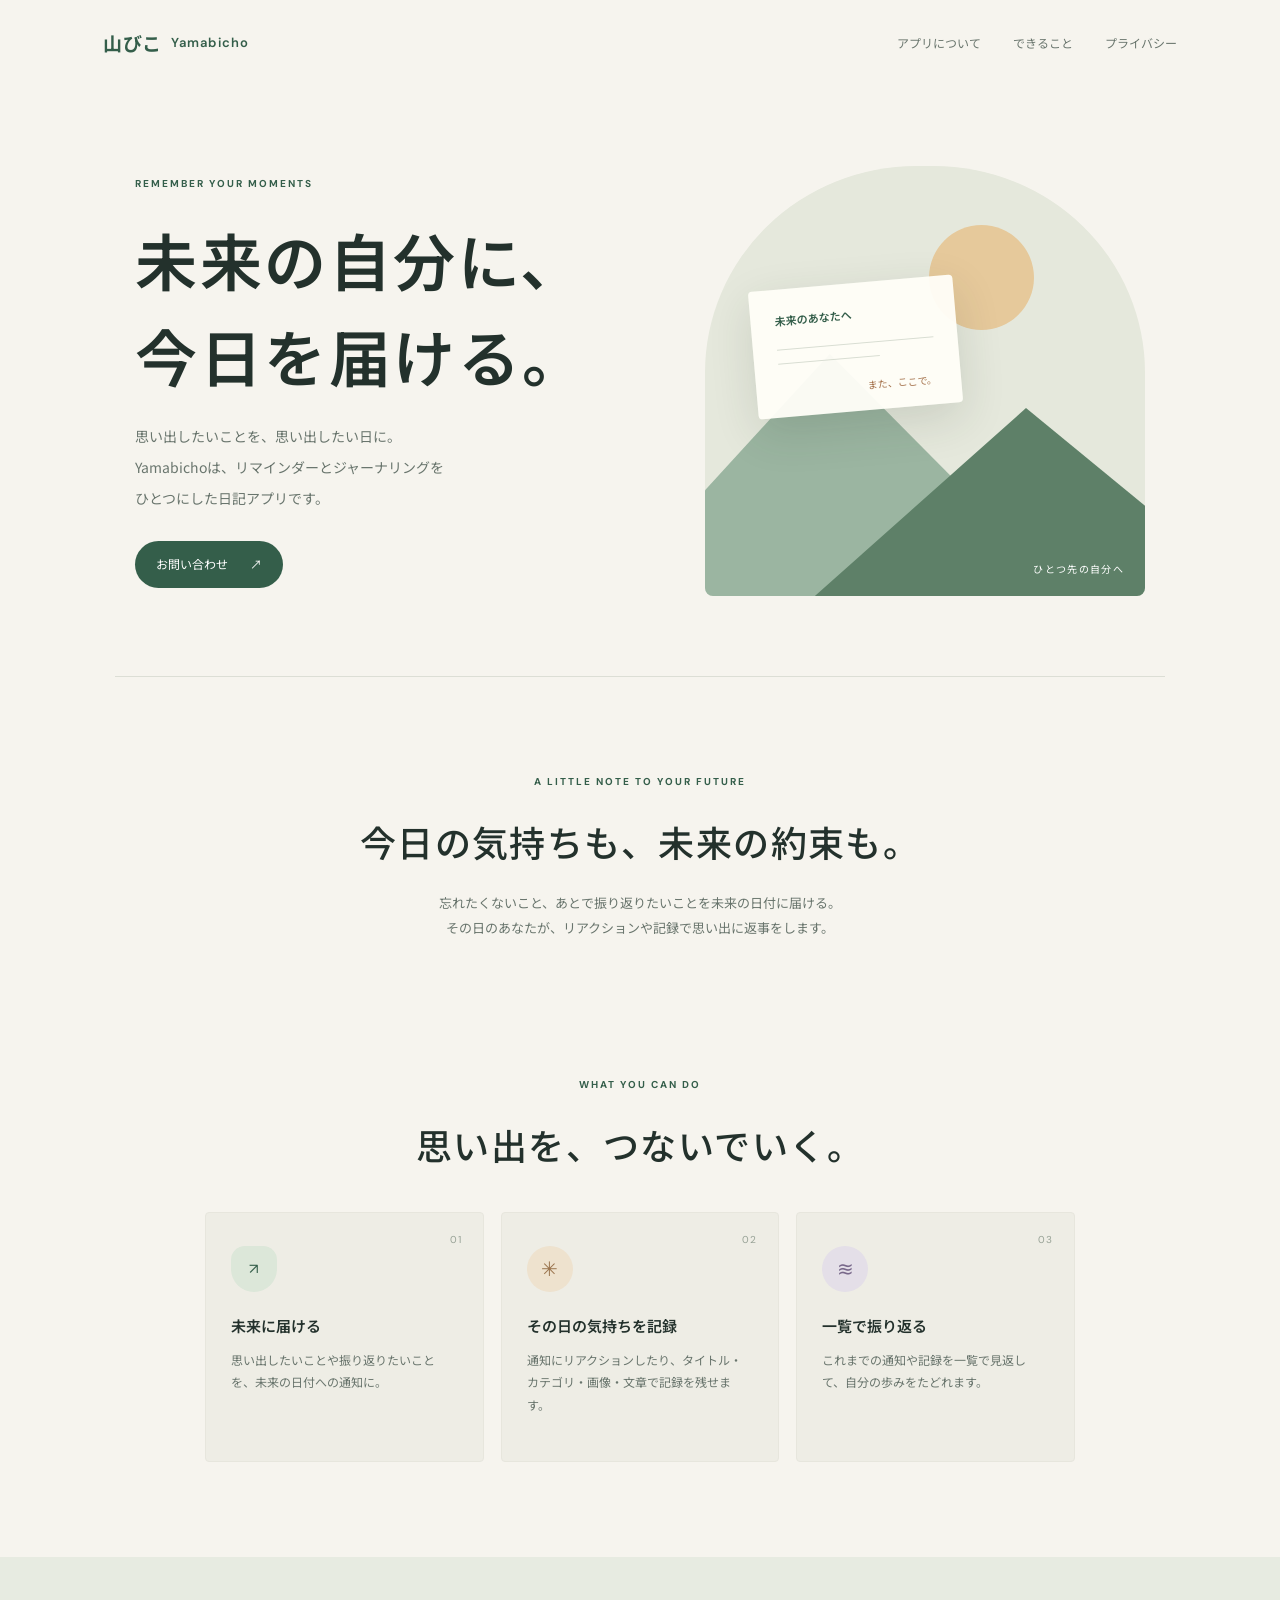
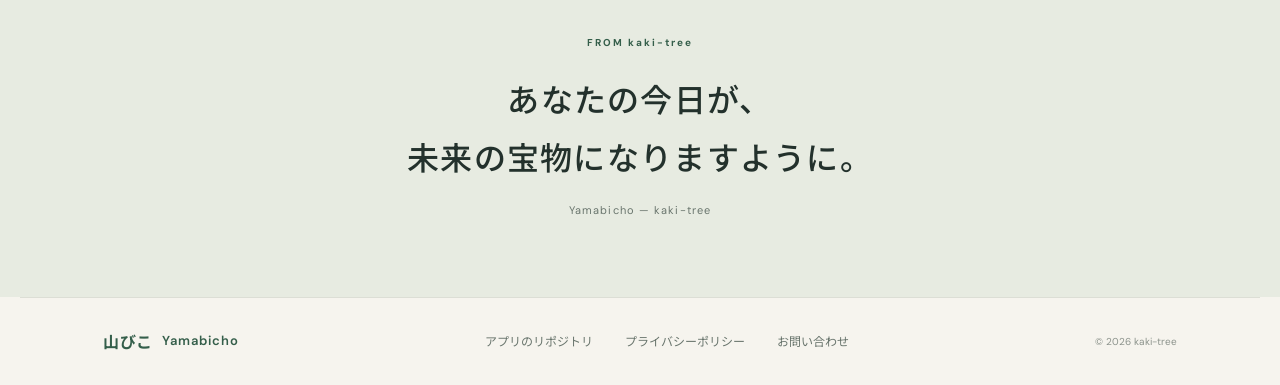
<file: index.html>
<!doctype html>
<html lang="ja">
<head>
  <meta charset="utf-8">
  <meta name="viewport" content="width=device-width, initial-scale=1">
  <meta name="theme-color" content="#f6f4ee">
  <meta name="description" content="Yamabichoは、未来の自分へのリマインダーと日々のジャーナリングをひとつにしたアプリです。">
  <meta name="google-site-verification" content="iqtJTtxWyLfvYxULZCeF5loKLw1sjF0bx6wOtaR5Gpc" />
  <title>Yamabicho — 未来の自分に、今日を届ける</title>
  <link rel="icon" type="image/png" href="mr-hikoyama.png">
  <link rel="stylesheet" href="style.css">
</head>
<body>
  <header class="site-header">
    <a class="wordmark" href="./" aria-label="Yamabicho ホーム">山びこ<span>Yamabicho</span></a>
    <nav aria-label="メインナビゲーション">
      <a href="#about">アプリについて</a>
      <a href="#features">できること</a>
      <a href="privacy.html">プライバシー</a>
    </nav>
  </header>

  <main>
    <section class="hero" id="about">
      <div class="hero-copy">
        <p class="eyebrow">REMEMBER YOUR MOMENTS</p>
        <h1>未来の自分に、<br>今日を届ける。</h1>
        <p class="hero-lead">思い出したいことを、思い出したい日に。<br>Yamabichoは、リマインダーとジャーナリングを<br class="desktop-break">ひとつにした日記アプリです。</p>
        <a class="button" href="mailto:yamabicho.support@gmail.com">お問い合わせ <span aria-hidden="true">↗</span></a>
      </div>
      <div class="hero-art" aria-hidden="true">
        <div class="sun"></div>
        <div class="mountain mountain-back"></div>
        <div class="mountain mountain-front"></div>
        <div class="note-card">
          <span class="note-date">未来のあなたへ</span>
          <span class="note-line"></span>
          <span class="note-line short"></span>
          <span class="note-stamp">また、ここで。</span>
        </div>
        <span class="art-caption">ひとつ先の自分へ</span>
      </div>
    </section>

    <section class="intro section-wrap">
      <p class="eyebrow">A LITTLE NOTE TO YOUR FUTURE</p>
      <h2>今日の気持ちも、<br class="mobile-break">未来の約束も。</h2>
      <p>忘れたくないこと、あとで振り返りたいことを未来の日付に届ける。<br class="desktop-break">その日のあなたが、リアクションや記録で思い出に返事をします。</p>
    </section>

    <section class="features section-wrap" id="features">
      <div class="section-heading">
        <p class="eyebrow">WHAT YOU CAN DO</p>
        <h2>思い出を、つないでいく。</h2>
      </div>
      <div class="feature-grid">
        <article class="feature-card">
          <span class="feature-number">01</span>
          <div class="feature-icon icon-bell" aria-hidden="true">↗</div>
          <h3>未来に届ける</h3>
          <p>思い出したいことや振り返りたいことを、未来の日付への通知に。</p>
        </article>
        <article class="feature-card">
          <span class="feature-number">02</span>
          <div class="feature-icon icon-journal" aria-hidden="true">✳</div>
          <h3>その日の気持ちを記録</h3>
          <p>通知にリアクションしたり、タイトル・カテゴリ・画像・文章で記録を残せます。</p>
        </article>
        <article class="feature-card">
          <span class="feature-number">03</span>
          <div class="feature-icon icon-list" aria-hidden="true">≋</div>
          <h3>一覧で振り返る</h3>
          <p>これまでの通知や記録を一覧で見返して、自分の歩みをたどれます。</p>
        </article>
      </div>
    </section>

    <section class="closing">
      <p class="eyebrow">FROM kaki-tree</p>
      <h2>あなたの今日が、<br>未来の宝物になりますように。</h2>
      <p>Yamabicho — kaki-tree</p>
    </section>
  </main>

  <footer class="site-footer">
    <a class="wordmark footer-mark" href="./">山びこ<span>Yamabicho</span></a>
    <div class="footer-links">
      <a href="https://github.com/kaki-tree/simple_reminder" target="_blank" rel="noopener noreferrer">アプリのリポジトリ</a>
      <a href="privacy.html">プライバシーポリシー</a>
      <a href="mailto:yamabicho.support@gmail.com">お問い合わせ</a>
    </div>
    <small>© 2026 kaki-tree</small>
  </footer>
</body>
</html>
</file>
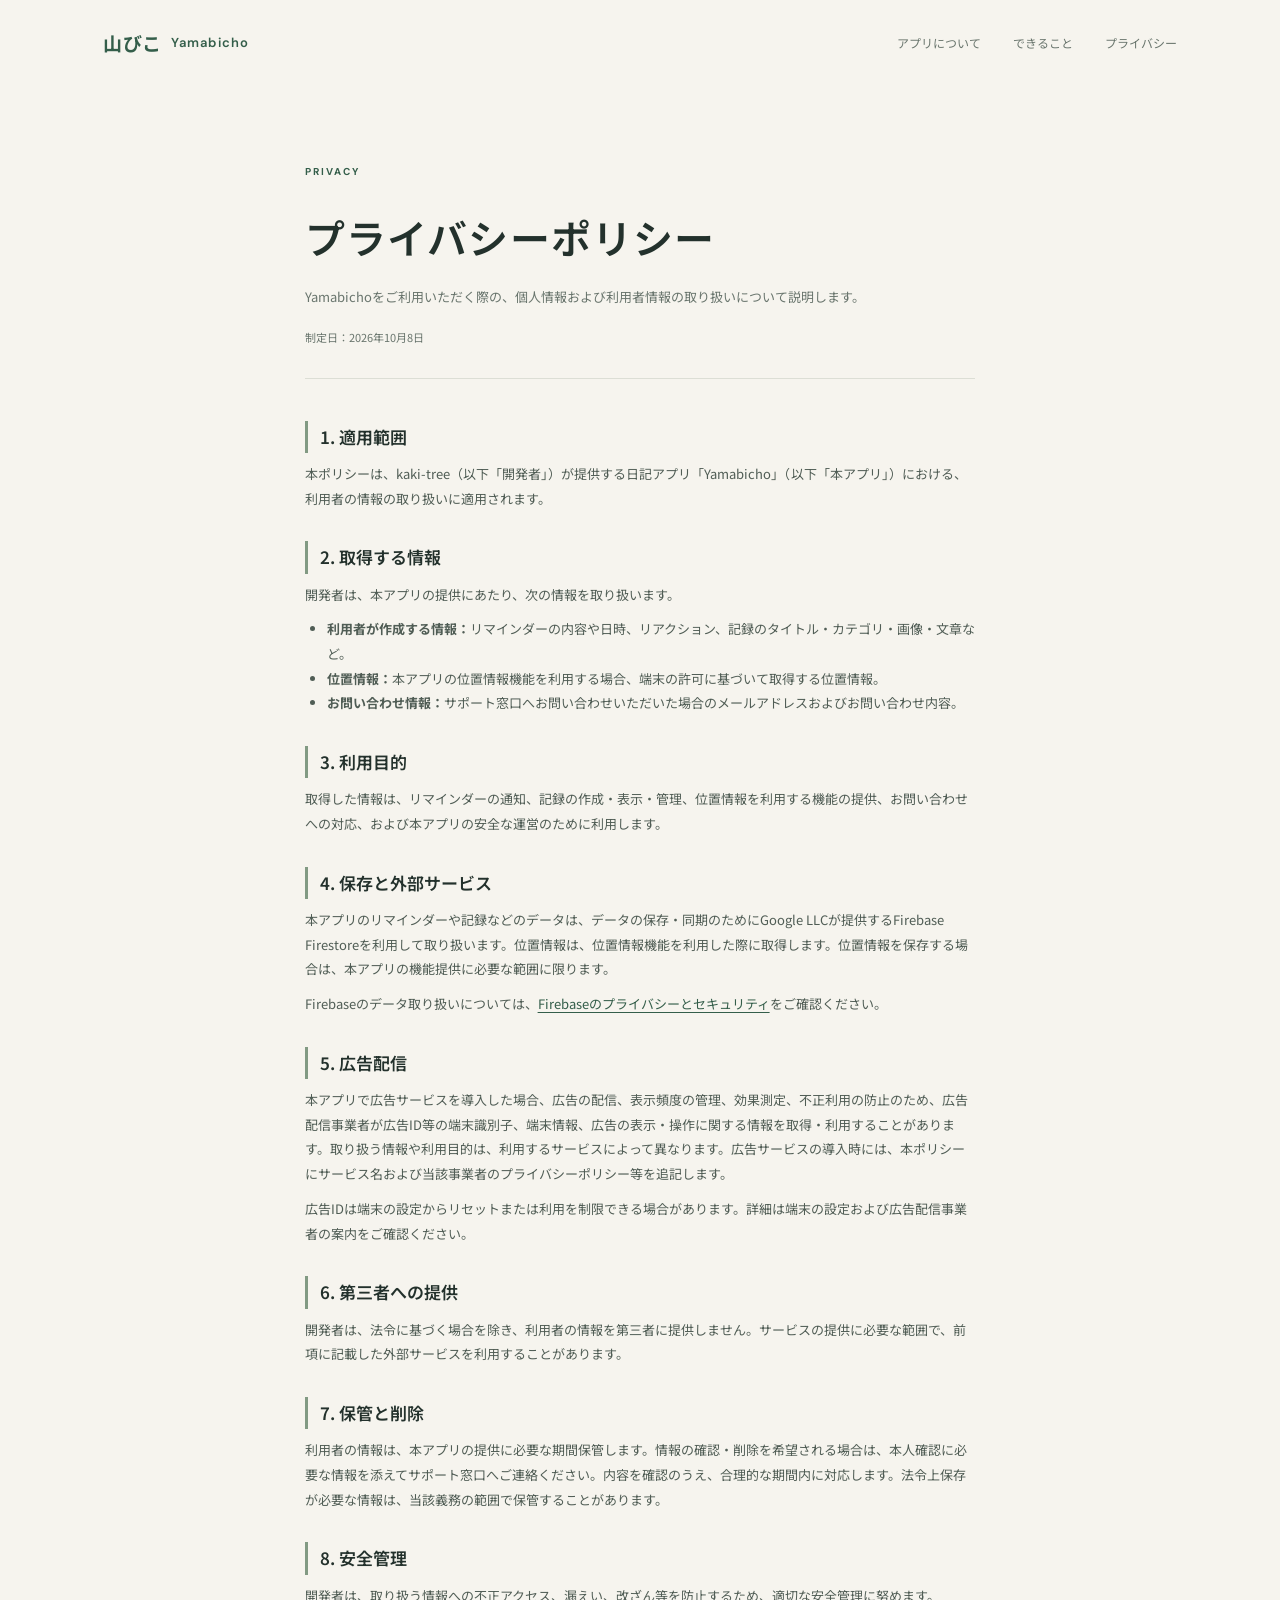
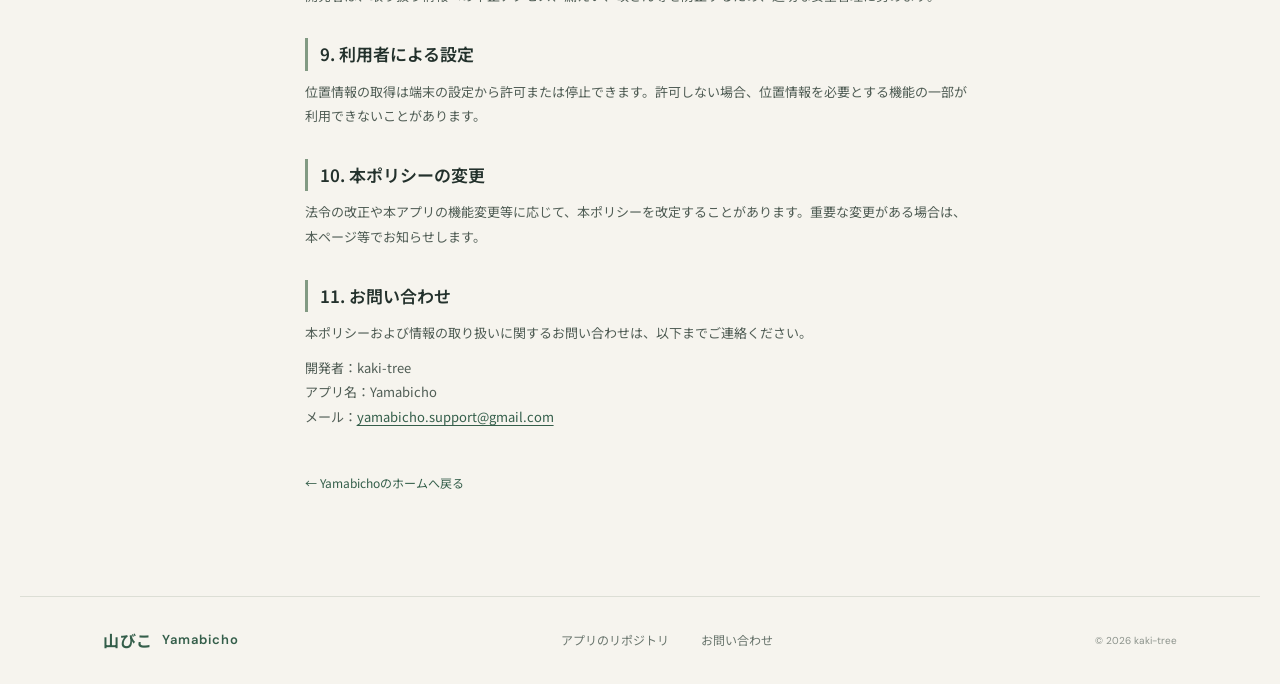
<file: privacy.html>
<!doctype html>
<html lang="ja">
<head>
  <meta charset="utf-8">
  <meta name="viewport" content="width=device-width, initial-scale=1">
  <meta name="theme-color" content="#f6f4ee">
  <meta name="description" content="Yamabichoのプライバシーポリシーです。">
  <title>プライバシーポリシー — Yamabicho</title>
  <link rel="icon" type="image/png" href="mr-hikoyama.png">
  <link rel="stylesheet" href="style.css">
</head>
<body>
  <header class="site-header">
    <a class="wordmark" href="./" aria-label="Yamabicho ホーム">山びこ<span>Yamabicho</span></a>
    <nav aria-label="メインナビゲーション">
      <a href="./#about">アプリについて</a>
      <a href="./#features">できること</a>
      <a href="privacy.html" aria-current="page">プライバシー</a>
    </nav>
  </header>

  <main class="policy-page">
    <div class="policy-heading">
      <p class="eyebrow">PRIVACY</p>
      <h1>プライバシーポリシー</h1>
      <p>Yamabichoをご利用いただく際の、個人情報および利用者情報の取り扱いについて説明します。</p>
      <p class="policy-date">制定日：2026年10月8日</p>
    </div>
    <article class="policy-content">
      <section>
        <h2>1. 適用範囲</h2>
        <p>本ポリシーは、kaki-tree（以下「開発者」）が提供する日記アプリ「Yamabicho」（以下「本アプリ」）における、利用者の情報の取り扱いに適用されます。</p>
      </section>
      <section>
        <h2>2. 取得する情報</h2>
        <p>開発者は、本アプリの提供にあたり、次の情報を取り扱います。</p>
        <ul>
          <li><strong>利用者が作成する情報：</strong>リマインダーの内容や日時、リアクション、記録のタイトル・カテゴリ・画像・文章など。</li>
          <li><strong>位置情報：</strong>本アプリの位置情報機能を利用する場合、端末の許可に基づいて取得する位置情報。</li>
          <li><strong>お問い合わせ情報：</strong>サポート窓口へお問い合わせいただいた場合のメールアドレスおよびお問い合わせ内容。</li>
        </ul>
      </section>
      <section>
        <h2>3. 利用目的</h2>
        <p>取得した情報は、リマインダーの通知、記録の作成・表示・管理、位置情報を利用する機能の提供、お問い合わせへの対応、および本アプリの安全な運営のために利用します。</p>
      </section>
      <section>
        <h2>4. 保存と外部サービス</h2>
        <p>本アプリのリマインダーや記録などのデータは、データの保存・同期のためにGoogle LLCが提供するFirebase Firestoreを利用して取り扱います。位置情報は、位置情報機能を利用した際に取得します。位置情報を保存する場合は、本アプリの機能提供に必要な範囲に限ります。</p>
        <p>Firebaseのデータ取り扱いについては、<a href="https://firebase.google.com/support/privacy" target="_blank" rel="noopener noreferrer">Firebaseのプライバシーとセキュリティ</a>をご確認ください。</p>
      </section>
      <section>
        <h2>5. 広告配信</h2>
        <p>本アプリで広告サービスを導入した場合、広告の配信、表示頻度の管理、効果測定、不正利用の防止のため、広告配信事業者が広告ID等の端末識別子、端末情報、広告の表示・操作に関する情報を取得・利用することがあります。取り扱う情報や利用目的は、利用するサービスによって異なります。広告サービスの導入時には、本ポリシーにサービス名および当該事業者のプライバシーポリシー等を追記します。</p>
        <p>広告IDは端末の設定からリセットまたは利用を制限できる場合があります。詳細は端末の設定および広告配信事業者の案内をご確認ください。</p>
      </section>
      <section>
        <h2>6. 第三者への提供</h2>
        <p>開発者は、法令に基づく場合を除き、利用者の情報を第三者に提供しません。サービスの提供に必要な範囲で、前項に記載した外部サービスを利用することがあります。</p>
      </section>
      <section>
        <h2>7. 保管と削除</h2>
        <p>利用者の情報は、本アプリの提供に必要な期間保管します。情報の確認・削除を希望される場合は、本人確認に必要な情報を添えてサポート窓口へご連絡ください。内容を確認のうえ、合理的な期間内に対応します。法令上保存が必要な情報は、当該義務の範囲で保管することがあります。</p>
      </section>
      <section>
        <h2>8. 安全管理</h2>
        <p>開発者は、取り扱う情報への不正アクセス、漏えい、改ざん等を防止するため、適切な安全管理に努めます。</p>
      </section>
      <section>
        <h2>9. 利用者による設定</h2>
        <p>位置情報の取得は端末の設定から許可または停止できます。許可しない場合、位置情報を必要とする機能の一部が利用できないことがあります。</p>
      </section>
      <section>
        <h2>10. 本ポリシーの変更</h2>
        <p>法令の改正や本アプリの機能変更等に応じて、本ポリシーを改定することがあります。重要な変更がある場合は、本ページ等でお知らせします。</p>
      </section>
      <section>
        <h2>11. お問い合わせ</h2>
        <p>本ポリシーおよび情報の取り扱いに関するお問い合わせは、以下までご連絡ください。</p>
        <p>開発者：kaki-tree<br>アプリ名：Yamabicho<br>メール：<a href="mailto:yamabicho.support@gmail.com">yamabicho.support@gmail.com</a></p>
      </section>
    </article>
    <a class="back-link" href="./">← Yamabichoのホームへ戻る</a>
  </main>

  <footer class="site-footer">
    <a class="wordmark footer-mark" href="./">山びこ<span>Yamabicho</span></a>
    <div class="footer-links">
      <a href="https://github.com/kaki-tree/simple_reminder" target="_blank" rel="noopener noreferrer">アプリのリポジトリ</a>
      <a href="mailto:yamabicho.support@gmail.com">お問い合わせ</a>
    </div>
    <small>© 2026 kaki-tree</small>
  </footer>
</body>
</html>
</file>
<file: style.css>
@import url("https://fonts.googleapis.com/css2?family=DM+Sans:wght@400;500;600;700&family=Noto+Sans+JP:wght@400;500;600;700&display=swap");

:root {
  color-scheme: light;
  --paper: #f6f4ee;
  --ink: #23312c;
  --muted: #69756d;
  --green: #345e4a;
  --light-green: #dce7d9;
  --line: #dcded5;
  --serif: "Noto Sans JP", sans-serif;
}

* {
  box-sizing: border-box;
}

html {
  scroll-behavior: smooth;
}

body {
  margin: 0;
  background: var(--paper);
  color: var(--ink);
  font-family: var(--serif);
  font-size: 15px;
  line-height: 1.9;
  -webkit-font-smoothing: antialiased;
}

a {
  color: inherit;
}

.site-header {
  align-items: center;
  display: flex;
  justify-content: space-between;
  margin: 0 auto;
  max-width: 1240px;
  padding: 25px 6.5%;
}

.wordmark {
  align-items: center;
  color: var(--green);
  display: inline-flex;
  font-size: 19px;
  font-weight: 700;
  gap: 10px;
  letter-spacing: .02em;
  text-decoration: none;
}

.wordmark span {
  font-family: "DM Sans", sans-serif;
  font-size: 13px;
  font-weight: 600;
  letter-spacing: .08em;
}

nav,
.footer-links {
  display: flex;
  gap: 32px;
}

nav a,
.footer-links a {
  color: var(--muted);
  font-size: 12px;
  text-decoration: none;
  transition: color .2s ease;
}

nav a:hover,
.footer-links a:hover {
  color: var(--green);
}

.hero {
  align-items: center;
  display: grid;
  gap: 5%;
  grid-template-columns: 1fr 1fr;
  margin: 0 auto;
  max-width: 1240px;
  min-height: 590px;
  overflow: hidden;
  padding: 54px 9%;
}

.eyebrow {
  color: var(--green);
  font-family: "DM Sans", sans-serif;
  font-size: 10px;
  font-weight: 700;
  letter-spacing: .2em;
  margin: 0 0 18px;
}

.hero h1 {
  font-size: clamp(38px, 5vw, 62px);
  font-weight: 600;
  letter-spacing: .04em;
  line-height: 1.55;
  margin: 0 0 18px;
}

.hero-lead {
  color: var(--muted);
  font-size: 14px;
  line-height: 2.2;
  margin: 0 0 28px;
}

.button {
  align-items: center;
  background: var(--green);
  border-radius: 30px;
  color: #fff;
  display: inline-flex;
  font-size: 12px;
  gap: 22px;
  padding: 12px 21px;
  text-decoration: none;
  transition: background .2s ease, transform .2s ease;
}

.button:hover {
  background: #244332;
  transform: translateY(-2px);
}

.hero-art {
  background: #e5e8dc;
  border-radius: 48% 48% 8px 8px;
  height: 430px;
  justify-self: end;
  max-width: 440px;
  overflow: hidden;
  position: relative;
  width: 100%;
}

.sun {
  background: #e6c99b;
  border-radius: 50%;
  height: 105px;
  left: 51%;
  position: absolute;
  top: 59px;
  width: 105px;
}

.mountain {
  bottom: 0;
  clip-path: polygon(0 100%, 48% 0, 100% 100%);
  height: 242px;
  position: absolute;
  width: 105%;
}

.mountain-back {
  background: #9bb5a1;
  left: -22%;
}

.mountain-front {
  background: #5e8068;
  height: 188px;
  left: 25%;
  width: 100%;
}

.note-card {
  background: rgba(255, 254, 248, .95);
  border-radius: 4px;
  box-shadow: 0 15px 45px #283b2c24;
  display: flex;
  flex-direction: column;
  left: 11%;
  padding: 21px 24px 16px;
  position: absolute;
  top: 117px;
  transform: rotate(-5deg);
  width: 205px;
}

.note-date {
  color: var(--green);
  font-size: 11px;
  font-weight: 600;
  margin-bottom: 18px;
}

.note-line {
  background: #d9ded3;
  height: 1px;
  margin-bottom: 13px;
  width: 100%;
}

.note-line.short {
  width: 65%;
}

.note-stamp {
  align-self: flex-end;
  color: #a4714b;
  font-size: 10px;
  margin-top: 5px;
}

.art-caption {
  bottom: 18px;
  color: #fff;
  font-size: 10px;
  letter-spacing: .13em;
  position: absolute;
  right: 21px;
}

.section-wrap {
  margin: 0 auto;
  max-width: 1050px;
  padding: 95px 7%;
}

.intro {
  border-top: 1px solid var(--line);
  text-align: center;
}

.intro h2,
.section-heading h2,
.closing h2 {
  font-size: clamp(25px, 3vw, 36px);
  font-weight: 500;
  letter-spacing: .04em;
  line-height: 1.8;
  margin: 0 0 17px;
}

.intro > p:last-child {
  color: var(--muted);
  font-size: 13px;
  margin: 0;
}

.features {
  padding-top: 40px;
}

.section-heading {
  margin-bottom: 35px;
  text-align: center;
}

.feature-grid {
  display: grid;
  gap: 17px;
  grid-template-columns: repeat(3, 1fr);
}

.feature-card {
  background: #eeede5;
  border: 1px solid #e7e6dd;
  border-radius: 4px;
  min-height: 250px;
  padding: 24px 25px;
  position: relative;
}

.feature-number {
  color: #96a195;
  font-family: "DM Sans", sans-serif;
  font-size: 10px;
  letter-spacing: .1em;
  position: absolute;
  right: 21px;
  top: 17px;
}

.feature-icon {
  align-items: center;
  background: var(--light-green);
  border-radius: 50%;
  color: var(--green);
  display: flex;
  font-family: "DM Sans", sans-serif;
  font-size: 20px;
  height: 46px;
  justify-content: center;
  margin: 9px 0 20px;
  width: 46px;
}

.icon-bell {
  border-radius: 14px 14px 50% 50%;
  font-size: 15px;
}

.icon-journal {
  background: #eee2ce;
  color: #9a744d;
}

.icon-list {
  background: #e4dfe8;
  color: #78688a;
}

.feature-card h3 {
  font-size: 15px;
  font-weight: 600;
  margin: 0 0 8px;
}

.feature-card p {
  color: var(--muted);
  font-size: 12px;
  line-height: 1.9;
  margin: 0;
}

.closing {
  background: #e7ebe1;
  padding: 76px 20px;
  text-align: center;
}

.closing h2 {
  font-size: clamp(24px, 3vw, 32px);
  margin-bottom: 15px;
}

.closing > p:last-child {
  color: var(--muted);
  font-family: "DM Sans", sans-serif;
  font-size: 11px;
  letter-spacing: .1em;
  margin: 0;
}

.site-footer {
  align-items: center;
  border-top: 1px solid var(--line);
  display: flex;
  gap: 25px;
  justify-content: space-between;
  margin: 0 auto;
  max-width: 1240px;
  padding: 28px 6.5%;
}

.footer-mark {
  font-size: 16px;
}

.site-footer small {
  color: #8b928b;
  font-family: "DM Sans", sans-serif;
  font-size: 10px;
}

.policy-page {
  margin: 0 auto;
  max-width: 850px;
  padding: 76px 7% 100px;
}

.policy-heading {
  border-bottom: 1px solid var(--line);
  margin-bottom: 42px;
  padding-bottom: 30px;
}

.policy-heading h1 {
  font-size: clamp(28px, 4vw, 40px);
  font-weight: 600;
  letter-spacing: .03em;
  margin: 0 0 10px;
}

.policy-heading > p:not(.eyebrow) {
  color: var(--muted);
  font-size: 13px;
  margin: 0;
}

.policy-heading .policy-date {
  font-size: 11px !important;
  margin-top: 17px !important;
}

.policy-content section {
  margin: 0 0 30px;
}

.policy-content h2 {
  border-left: 3px solid #829a83;
  font-size: 17px;
  font-weight: 600;
  margin: 0 0 9px;
  padding-left: 12px;
}

.policy-content p,
.policy-content li {
  color: #505d55;
  font-size: 13px;
}

.policy-content p {
  margin: 0 0 10px;
}

.policy-content ul {
  margin: 8px 0 0;
  padding-left: 1.5em;
}

.policy-content a {
  color: var(--green);
  text-underline-offset: 3px;
}

.back-link {
  color: var(--green);
  display: inline-block;
  font-size: 12px;
  margin-top: 12px;
  text-decoration: none;
}

.mobile-break {
  display: none;
}

@media (max-width: 720px) {
  .site-header {
    padding: 19px 6%;
  }

  .wordmark {
    font-size: 17px;
    gap: 7px;
  }

  .wordmark span {
    font-size: 11px;
  }

  nav {
    gap: 14px;
  }

  nav a {
    font-size: 10px;
  }

  .hero {
    gap: 36px;
    grid-template-columns: 1fr;
    padding: 48px 8% 60px;
  }

  .hero h1 {
    font-size: clamp(39px, 10vw, 55px);
  }

  .hero-art {
    height: 330px;
    justify-self: center;
    max-width: 420px;
  }

  .section-wrap {
    padding: 70px 8%;
  }

  .feature-grid {
    grid-template-columns: 1fr;
  }

  .feature-card {
    min-height: 0;
    padding: 21px 23px 24px;
  }

  .feature-icon {
    margin: 7px 0 13px;
  }

  .site-footer {
    align-items: flex-start;
    flex-wrap: wrap;
    padding: 25px 7%;
  }

  .footer-links {
    flex-wrap: wrap;
    gap: 10px 20px;
    order: 3;
    width: 100%;
  }

  .policy-page {
    padding: 56px 7% 75px;
  }

  .mobile-break {
    display: initial;
  }
}

@media (max-width: 400px) {
  .site-header {
    align-items: flex-start;
    flex-direction: column;
    gap: 10px;
  }

  nav {
    width: 100%;
  }

  .desktop-break {
    display: none;
  }
}

@media (prefers-reduced-motion: reduce) {
  html {
    scroll-behavior: auto;
  }

  *,
  *::before,
  *::after {
    transition-duration: .01ms !important;
  }
}
</file>
